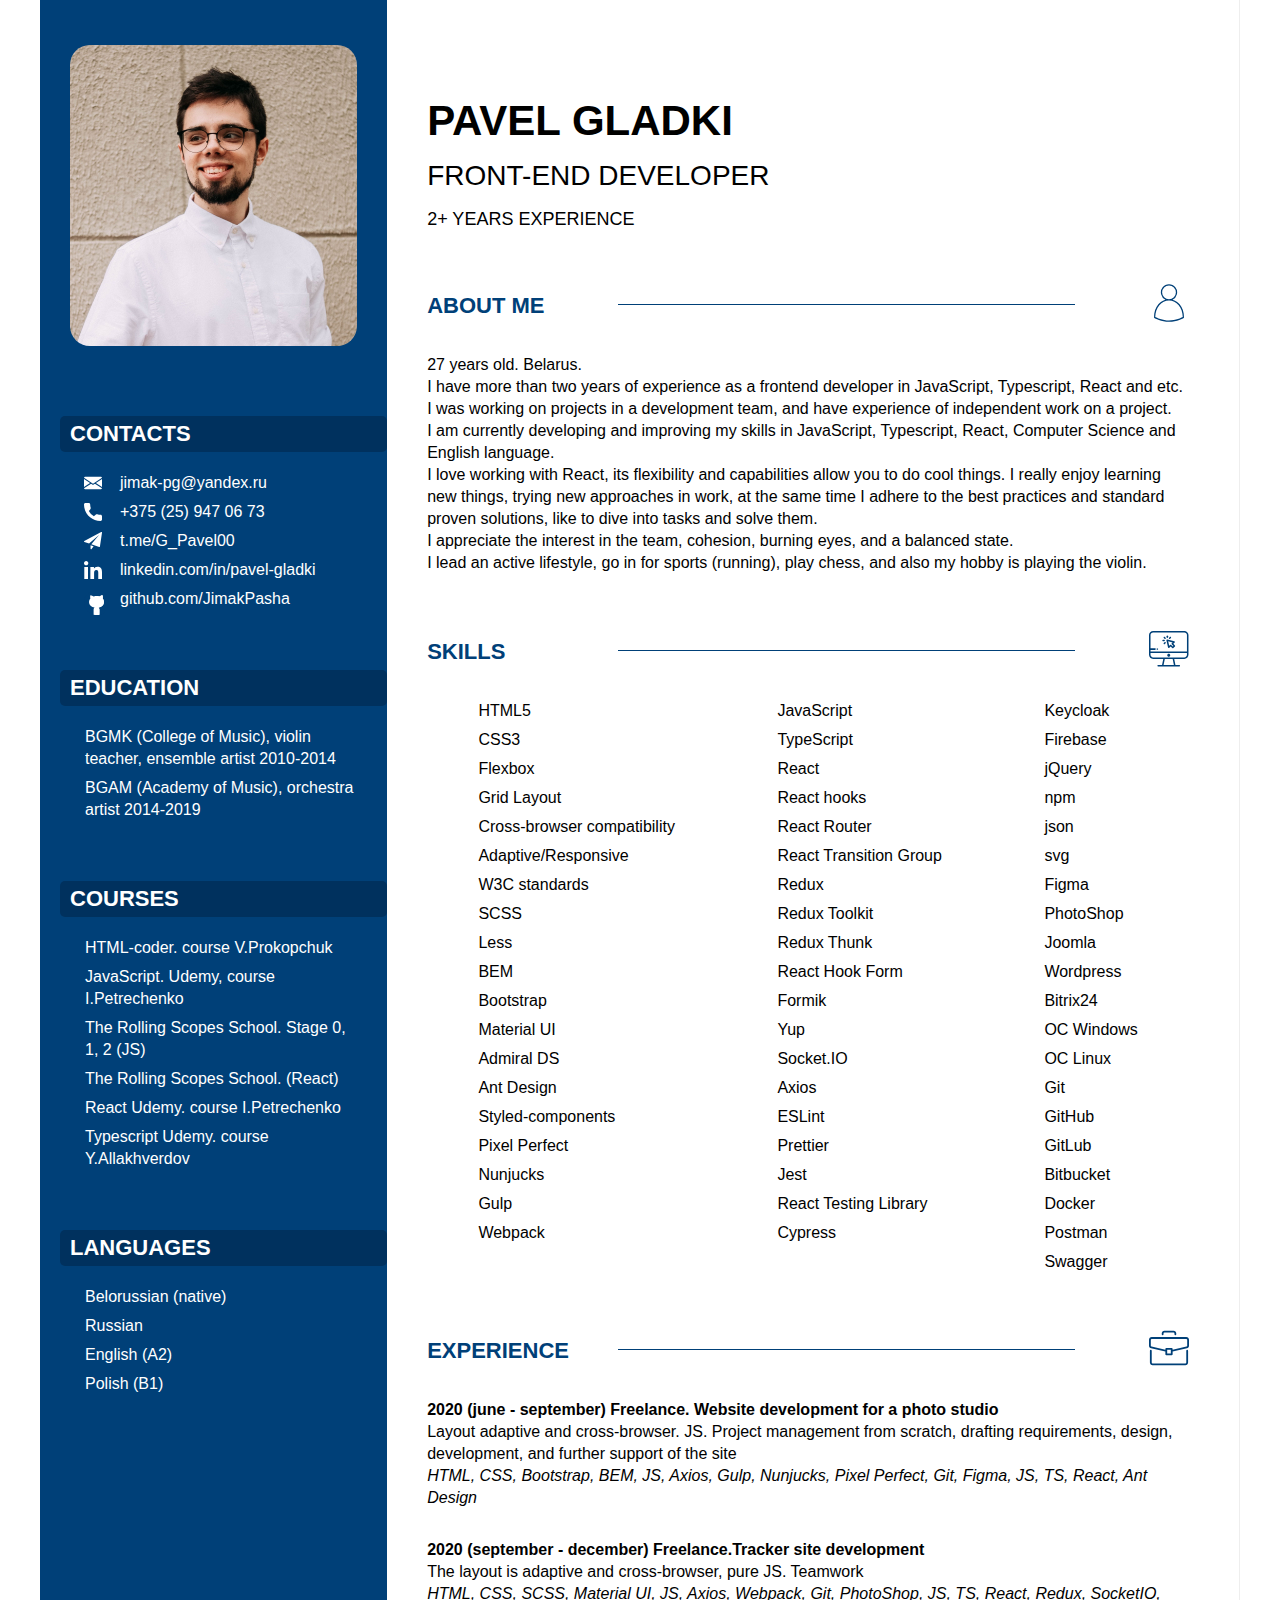
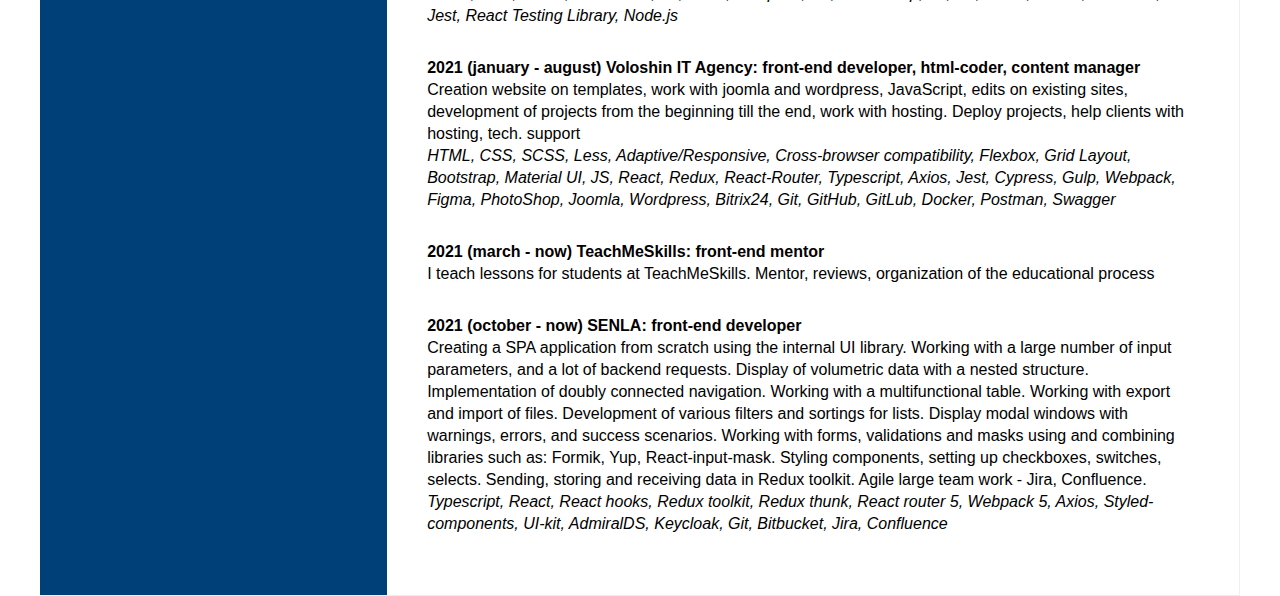
<file: index.html>
<!DOCTYPE html>
<html lang="eng">
  <head>
    <meta charset="UTF-8" />
    <meta name="viewport" content="width=1200" />
    <title>Pavel Gladki</title>
    <link rel="stylesheet" href="style.min.css" />
    <link rel="shor tcut icon" href="assets/images/favicon.ico" />
  </head>

  <body>
    <main class="main">
      <aside class="aside">
        <img class="aside__img" src="assets/images/avatar.jpg" alt="pavel" />
        <div class="aside__content">
          <div class="contacts aside__block">
            <h4 class="contacts__title title aside__title">Contacts</h4>
            <ul class="contacts__list aside__list">
              <li class="contacts__item contacts__item--mail">
                <a class="contacts__item-link" href="mailto:jimak-pg@yandex.ru">
                  jimak-pg@yandex.ru
                </a>
              </li>
              <li class="contacts__item contacts__item--phone">
                <a class="contacts__item-link" href="tel:+375259470673">
                  +375 (25) 947 06 73
                </a>
              </li>
              <li class="contacts__item contacts__item--telegram">
                <a
                  class="contacts__item-link"
                  href="https://t.me/G_Pavel00"
                  target="_blank"
                >
                  t.me/G_Pavel00
                </a>
              </li>
              <li class="contacts__item contacts__item--in">
                <a
                  class="contacts__item-link"
                  href="https://www.linkedin.com/in/pavel-gladki"
                  target="_blank"
                >
                  linkedin.com/in/pavel-gladki
                </a>
              </li>
              <li class="contacts__item contacts__item--gh">
                <a
                  class="contacts__item-link"
                  href="https://github.com/JimakPasha"
                  target="_blank"
                >
                  github.com/JimakPasha
                </a>
              </li>
            </ul>
          </div>
          <div class="education aside__block">
            <h4 class="education__title title aside__title">Education</h4>
            <ul class="education__list aside__list">
              <li class="education__item">
                BGMK (College of Music), violin teacher, ensemble artist
                2010-2014
              </li>
              <li class="education__item">
                BGAM (Academy of Music), orchestra artist 2014-2019
              </li>
            </ul>
          </div>
          <div class="courses aside__block">
            <h4 class="courses__title title aside__title">Courses</h4>
            <ul class="courses__list aside__list">
              <li class="courses__item">HTML-coder. course V.Prokopchuk</li>
              <li class="courses__item">
                JavaScript. Udemy, course I.Petrechenko
              </li>
              <li class="courses__item">
                The Rolling Scopes School. Stage 0, 1, 2 (JS)
              </li>
              <li class="courses__item">The Rolling Scopes School. (React)</li>
              <li class="courses__item">React Udemy. course I.Petrechenko</li>
              <li class="courses__item">
                Typescript Udemy. course Y.Allakhverdov
              </li>
            </ul>
          </div>
          <div class="languages aside__block">
            <h4 class="languages__title title aside__title">Languages</h4>
            <ul class="languages__list aside__list">
              <li class="languages__item">Belorussian (native)</li>
              <li class="languages__item">Russian</li>
              <li class="languages__item">English (A2)</li>
              <li class="languages__item">Polish (B1)</li>
            </ul>
          </div>
        </div>
      </aside>
      <section class="content">
        <div class="person">
          <h1 class="person__title">Pavel Gladki</h1>
          <h2 class="person__subtitle">Front-end Developer</h2>
          <h3 class="person__subtitle-description">2+ years experience</h3>
        </div>
        <div class="about content__block">
          <h4 class="about__title title content__title">About me</h4>
          <p class="about__text">27 years old. Belarus.</p>
          <p class="about__text">
            I have more than two years of experience as a frontend developer in
            JavaScript, Typescript, React and etc.
          </p>
          <p class="about__text">
            I was working on projects in a development team, and have experience
            of independent work on a project.
          </p>
          <p class="about__text">
            I am currently developing and improving my skills in JavaScript,
            Typescript, React, Сomputer Science and English language.
          </p>
          <p class="about__text">
            I love working with React, its flexibility and capabilities allow
            you to do cool things. I really enjoy learning new things, trying
            new approaches in work, at the same time I adhere to the best
            practices and standard proven solutions, like to dive into tasks and
            solve them.
          </p>
          <p class="about__text">
            I appreciate the interest in the team, cohesion, burning eyes, and a
            balanced state.
          </p>
          <p class="about__text">
            I lead an active lifestyle, go in for sports (running), play chess,
            and also my hobby is playing the violin.
          </p>
        </div>
        <div class="skills content__block">
          <h4 class="skills__title title content__title">Skills</h4>
          <div class="skills__list-box">
            <ul class="skills__list">
              <li class="skills__item">HTML5</li>
              <li class="skills__item">CSS3</li>
              <li class="skills__item">Flexbox</li>
              <li class="skills__item">Grid Layout</li>
              <li class="skills__item">Cross-browser compatibility</li>
              <li class="skills__item">Adaptive/Responsive</li>
              <li class="skills__item">W3C standards</li>
              <li class="skills__item">SCSS</li>
              <li class="skills__item">Less</li>
              <li class="skills__item">BEM</li>
              <li class="skills__item">Bootstrap</li>
              <li class="skills__item">Material UI</li>
              <li class="skills__item">Admiral DS</li>
              <li class="skills__item">Ant Design</li>
              <li class="skills__item">Styled-components</li>
              <li class="skills__item">Pixel Perfect</li>
              <li class="skills__item">Nunjucks</li>
              <li class="skills__item">Gulp</li>
              <li class="skills__item">Webpack</li>
            </ul>
            <ul class="skills__list">
              <li class="skills__item">JavaScript</li>
              <li class="skills__item">TypeScript</li>
              <li class="skills__item">React</li>
              <li class="skills__item">React hooks</li>
              <li class="skills__item">React Router</li>
              <li class="skills__item">React Transition Group</li>
              <li class="skills__item">Redux</li>
              <li class="skills__item">Redux Toolkit</li>
              <li class="skills__item">Redux Thunk</li>
              <li class="skills__item">React Hook Form</li>
              <li class="skills__item">Formik</li>
              <li class="skills__item">Yup</li>
              <li class="skills__item">Socket.IO</li>
              <li class="skills__item">Axios</li>
              <li class="skills__item">ESLint</li>
              <li class="skills__item">Prettier</li>
              <li class="skills__item">Jest</li>
              <li class="skills__item">React Testing Library</li>
              <li class="skills__item">Cypress</li>
            </ul>
            <ul class="skills__list">
              <li class="skills__item">Keycloak</li>
              <li class="skills__item">Firebase</li>
              <li class="skills__item">jQuery</li>
              <li class="skills__item">npm</li>
              <li class="skills__item">json</li>
              <li class="skills__item">svg</li>
              <li class="skills__item">Figma</li>
              <li class="skills__item">PhotoShop</li>
              <li class="skills__item">Joomla</li>
              <li class="skills__item">Wordpress</li>
              <li class="skills__item">Bitrix24</li>
              <li class="skills__item">OC Windows</li>
              <li class="skills__item">OC Linux</li>
              <li class="skills__item">Git</li>
              <li class="skills__item">GitHub</li>
              <li class="skills__item">GitLub</li>
              <li class="skills__item">Bitbucket</li>
              <li class="skills__item">Docker</li>
              <li class="skills__item">Postman</li>
              <li class="skills__item">Swagger</li>
              <!-- <li class="skills__item">Enzyme</li> -->
              <!-- <li class="skills__item">MobX</li> -->
            </ul>
          </div>
        </div>
        <div class="experience content__block">
          <h4 class="experience__title title content__title">Experience</h4>
          <ul class="experience__list">
            <li class="experience__item">
              <p class="experience__item-title">
                2020 (june - september) Freelance. Website development for a
                photo studio
              </p>
              Layout adaptive and cross-browser. JS. Project management from
              scratch, drafting requirements, design, development, and further
              support of the site
              <p class="experience__item-technology">
                HTML, CSS, Bootstrap, BEM, JS, Axios, Gulp, Nunjucks, Pixel
                Perfect, Git, Figma, JS, TS, React, Ant Design
              </p>
            </li>
            <li class="experience__item">
              <p class="experience__item-title">
                2020 (september - december) Freelance.Tracker site development
              </p>
              The layout is adaptive and cross-browser, pure JS. Teamwork
              <p class="experience__item-technology">
                HTML, CSS, SCSS, Material UI, JS, Axios, Webpack, Git,
                PhotoShop, JS, TS, React, Redux, SocketIO, Jest, React Testing
                Library, Node.js
              </p>
            </li>
            <li class="experience__item">
              <p class="experience__item-title">
                2021 (january - august) Voloshin IT Agency: front-end developer,
                html-coder, content manager
              </p>
              Creation website on templates, work with joomla and wordpress,
              JavaScript, edits on existing sites, development of projects from
              the beginning till the end, work with hosting. Deploy projects,
              help clients with hosting, tech. support
              <p class="experience__item-technology">
                HTML, CSS, SCSS, Less, Adaptive/Responsive, Cross-browser
                compatibility, Flexbox, Grid Layout, Bootstrap, Material UI, JS,
                React, Redux, React-Router, Typescript, Axios, Jest, Cypress,
                Gulp, Webpack, Figma, PhotoShop, Joomla, Wordpress, Bitrix24,
                Git, GitHub, GitLub, Docker, Postman, Swagger
              </p>
            </li>
            <li class="experience__item">
              <p class="experience__item-title">
                2021 (march - now) TeachMeSkills: front-end mentor
              </p>
              I teach lessons for students at TeachMeSkills. Mentor, reviews,
              organization of the educational process
            </li>
            <li class="experience__item">
              <p class="experience__item-title">
                2021 (october - now) SENLA: front-end developer
              </p>
              Creating a SPA application from scratch using the internal UI
              library. Working with a large number of input parameters, and a
              lot of backend requests. Display of volumetric data with a nested
              structure. Implementation of doubly connected navigation. Working
              with a multifunctional table. Working with export and import of
              files. Development of various filters and sortings for lists.
              Display modal windows with warnings, errors, and success
              scenarios. Working with forms, validations and masks using and
              combining libraries such as: Formik, Yup, React-input-mask.
              Styling components, setting up checkboxes, switches, selects.
              Sending, storing and receiving data in Redux toolkit. Agile large
              team work - Jira, Confluence.
              <p class="experience__item-technology">
                Typescript, React, React hooks, Redux toolkit, Redux thunk,
                React router 5, Webpack 5, Axios, Styled-components, UI-kit,
                AdmiralDS, Keycloak, Git, Bitbucket, Jira, Confluence
              </p>
            </li>
          </ul>
        </div>
      </section>
    </main>
  </body>
</html>
</file>
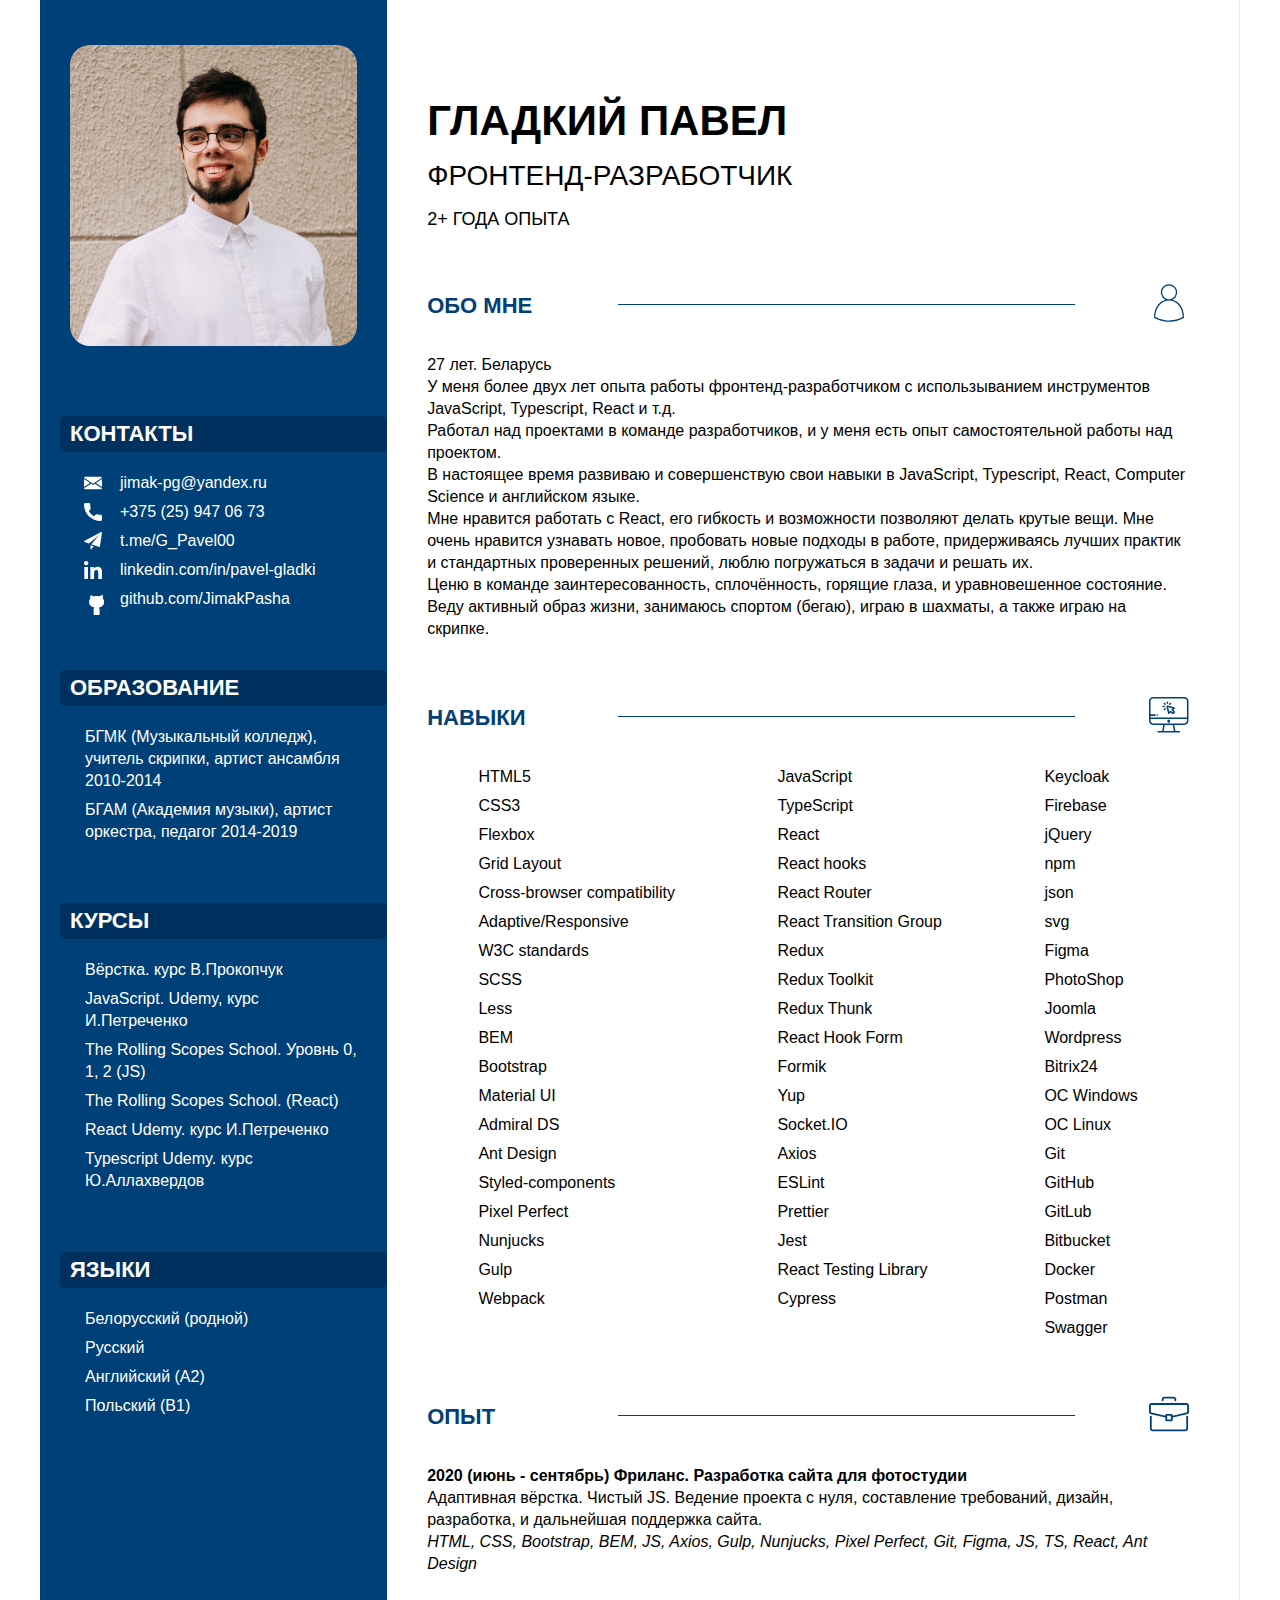
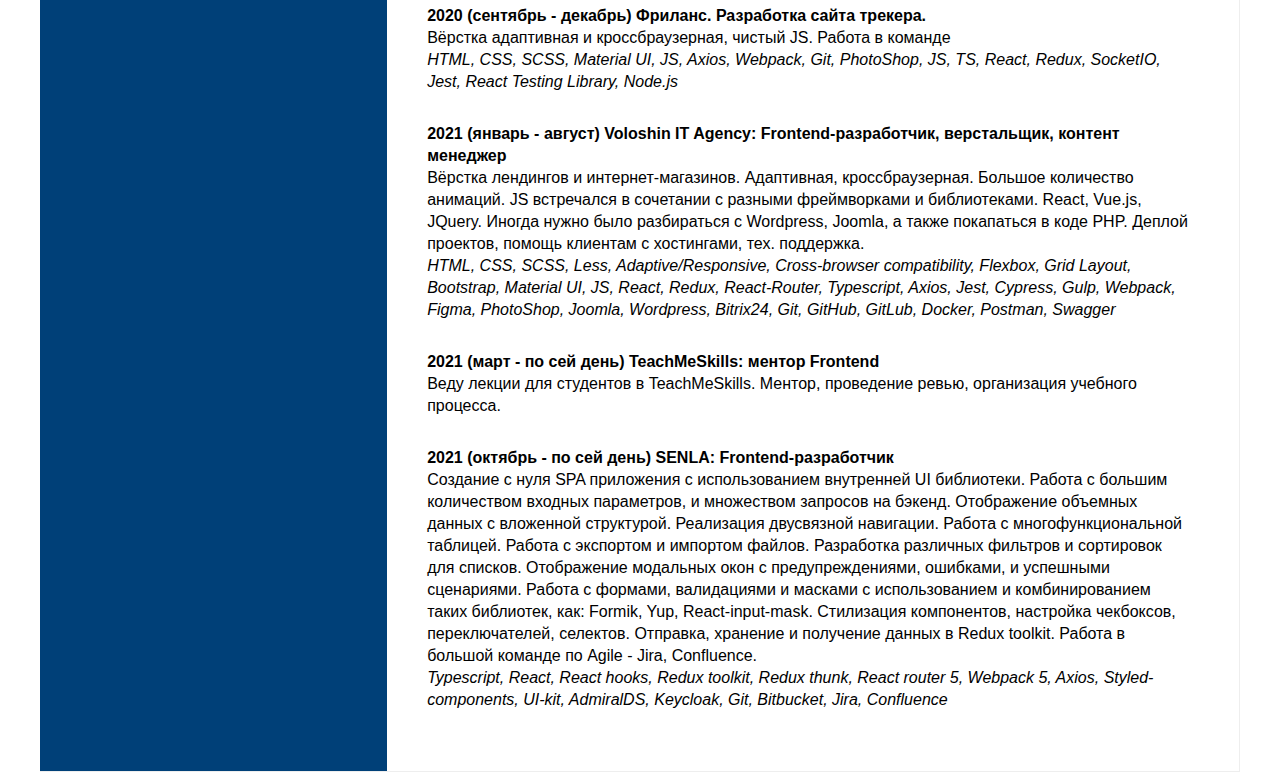
<file: ru.html>
<!DOCTYPE html>
<html lang="ru">
  <head>
    <meta charset="UTF-8" />
    <meta name="viewport" content="width=1200" />
    <title>Гладкий Павел</title>
    <link rel="stylesheet" href="style.min.css" />
    <link rel="shor tcut icon" href="assets/images/favicon.ico" />
  </head>

  <body>
    <main class="main">
      <aside class="aside">
        <img class="aside__img" src="assets/images/avatar.jpg" alt="pavel" />
        <div class="aside__content">
          <div class="contacts aside__block">
            <h4 class="contacts__title title aside__title">Контакты</h4>
            <ul class="contacts__list aside__list">
              <li class="contacts__item contacts__item--mail">
                <a class="contacts__item-link" href="mailto:jimak-pg@yandex.ru">
                  jimak-pg@yandex.ru
                </a>
              </li>
              <li class="contacts__item contacts__item--phone">
                <a class="contacts__item-link" href="tel:+375259470673">
                  +375 (25) 947 06 73
                </a>
              </li>
              <li class="contacts__item contacts__item--telegram">
                <a
                  class="contacts__item-link"
                  href="https://t.me/G_Pavel00"
                  target="_blank"
                >
                  t.me/G_Pavel00
                </a>
              </li>
              <li class="contacts__item contacts__item--in">
                <a
                  class="contacts__item-link"
                  href="https://www.linkedin.com/in/pavel-gladki"
                  target="_blank"
                >
                  linkedin.com/in/pavel-gladki
                </a>
              </li>
              <li class="contacts__item contacts__item--gh">
                <a
                  class="contacts__item-link"
                  href="https://github.com/JimakPasha"
                  target="_blank"
                >
                  github.com/JimakPasha
                </a>
              </li>
            </ul>
          </div>
          <div class="education aside__block">
            <h4 class="education__title title aside__title">Образование</h4>
            <ul class="education__list aside__list">
              <li class="education__item">
                БГМК (Музыкальный колледж), учитель скрипки, артист ансамбля
                2010-2014
              </li>
              <li class="education__item">
                БГАМ (Академия музыки), артист оркестра, педагог 2014-2019
              </li>
            </ul>
          </div>
          <div class="courses aside__block">
            <h4 class="courses__title title aside__title">Курсы</h4>
            <ul class="courses__list aside__list">
              <li class="courses__item">Вёрстка. курс В.Прокопчук</li>
              <li class="courses__item">
                JavaScript. Udemy, курс И.Петреченко
              </li>
              <li class="courses__item">
                The Rolling Scopes School. Уровнь 0, 1, 2 (JS)
              </li>
              <li class="courses__item">The Rolling Scopes School. (React)</li>
              <li class="courses__item">React Udemy. курс И.Петреченко</li>
              <li class="courses__item">
                Typescript Udemy. курс Ю.Аллахвердов
              </li>
            </ul>
          </div>
          <div class="languages aside__block">
            <h4 class="languages__title title aside__title">Языки</h4>
            <ul class="languages__list aside__list">
              <li class="languages__item">Белорусский (родной)</li>
              <li class="languages__item">Русский</li>
              <li class="languages__item">Английский (A2)</li>
              <li class="languages__item">Польский (B1)</li>
            </ul>
          </div>
        </div>
      </aside>
      <section class="content">
        <div class="person">
          <h1 class="person__title">Гладкий Павел</h1>
          <h2 class="person__subtitle">фронтенд-разработчик</h2>
          <h3 class="person__subtitle-description">2+ года опыта</h3>
        </div>
        <div class="about content__block">
          <h4 class="about__title title content__title">Обо мне</h4>
          <p class="about__text">27 лет. Беларусь</p>
          <p class="about__text">
            У меня более двух лет опыта работы фронтенд-разработчиком с
            использыванием инструментов JavaScript, Typescript, React и т.д.
          </p>
          <p class="about__text">
            Работал над проектами в команде разработчиков, и у меня есть опыт
            самостоятельной работы над проектом.
          </p>
          <p class="about__text">
            В настоящее время развиваю и совершенствую свои навыки в JavaScript,
            Typescript, React, Сomputer Science и английском языке.
          </p>
          <p class="about__text">
            Мне нравится работать с React, его гибкость и возможности позволяют
            делать крутые вещи. Мне очень нравится узнавать новое, пробовать
            новые подходы в работе, придерживаясь лучших практик и стандартных
            проверенных решений, люблю погружаться в задачи и решать их.
          </p>
          <p class="about__text">
            Ценю в команде заинтересованность, сплочённость, горящие глаза, и
            уравновешенное состояние.
          </p>
          <p class="about__text">
            Веду активный образ жизни, занимаюсь спортом (бегаю), играю в
            шахматы, а также играю на скрипке.
          </p>
        </div>
        <div class="skills content__block">
          <h4 class="skills__title title content__title">Навыки</h4>
          <div class="skills__list-box">
            <ul class="skills__list">
              <li class="skills__item">HTML5</li>
              <li class="skills__item">CSS3</li>
              <li class="skills__item">Flexbox</li>
              <li class="skills__item">Grid Layout</li>
              <li class="skills__item">Cross-browser compatibility</li>
              <li class="skills__item">Adaptive/Responsive</li>
              <li class="skills__item">W3C standards</li>
              <li class="skills__item">SCSS</li>
              <li class="skills__item">Less</li>
              <li class="skills__item">BEM</li>
              <li class="skills__item">Bootstrap</li>
              <li class="skills__item">Material UI</li>
              <li class="skills__item">Admiral DS</li>
              <li class="skills__item">Ant Design</li>
              <li class="skills__item">Styled-components</li>
              <li class="skills__item">Pixel Perfect</li>
              <li class="skills__item">Nunjucks</li>
              <li class="skills__item">Gulp</li>
              <li class="skills__item">Webpack</li>
            </ul>
            <ul class="skills__list">
              <li class="skills__item">JavaScript</li>
              <li class="skills__item">TypeScript</li>
              <li class="skills__item">React</li>
              <li class="skills__item">React hooks</li>
              <li class="skills__item">React Router</li>
              <li class="skills__item">React Transition Group</li>
              <li class="skills__item">Redux</li>
              <li class="skills__item">Redux Toolkit</li>
              <li class="skills__item">Redux Thunk</li>
              <li class="skills__item">React Hook Form</li>
              <li class="skills__item">Formik</li>
              <li class="skills__item">Yup</li>
              <li class="skills__item">Socket.IO</li>
              <li class="skills__item">Axios</li>
              <li class="skills__item">ESLint</li>
              <li class="skills__item">Prettier</li>
              <li class="skills__item">Jest</li>
              <li class="skills__item">React Testing Library</li>
              <li class="skills__item">Cypress</li>
            </ul>
            <ul class="skills__list">
              <li class="skills__item">Keycloak</li>
              <li class="skills__item">Firebase</li>
              <li class="skills__item">jQuery</li>
              <li class="skills__item">npm</li>
              <li class="skills__item">json</li>
              <li class="skills__item">svg</li>
              <li class="skills__item">Figma</li>
              <li class="skills__item">PhotoShop</li>
              <li class="skills__item">Joomla</li>
              <li class="skills__item">Wordpress</li>
              <li class="skills__item">Bitrix24</li>
              <li class="skills__item">OC Windows</li>
              <li class="skills__item">OC Linux</li>
              <li class="skills__item">Git</li>
              <li class="skills__item">GitHub</li>
              <li class="skills__item">GitLub</li>
              <li class="skills__item">Bitbucket</li>
              <li class="skills__item">Docker</li>
              <li class="skills__item">Postman</li>
              <li class="skills__item">Swagger</li>
              <!-- <li class="skills__item">Enzyme</li> -->
              <!-- <li class="skills__item">MobX</li> -->
            </ul>
          </div>
        </div>
        <div class="experience content__block">
          <h4 class="experience__title title content__title">Опыт</h4>
          <ul class="experience__list">
            <li class="experience__item">
              <p class="experience__item-title">
                2020 (июнь - сентябрь) Фриланс. Разработка сайта для фотостудии
              </p>
              Адаптивная вёрстка. Чистый JS. Ведение проекта с нуля, составление
              требований, дизайн, разработка, и дальнейшая поддержка сайта.
              <p class="experience__item-technology">
                HTML, CSS, Bootstrap, BEM, JS, Axios, Gulp, Nunjucks, Pixel
                Perfect, Git, Figma, JS, TS, React, Ant Design
              </p>
            </li>
            <li class="experience__item">
              <p class="experience__item-title">
                2020 (сентябрь - декабрь) Фриланс. Разработка сайта трекера.
              </p>
              Вёрстка адаптивная и кроссбраузерная, чистый JS. Работа в команде
              <p class="experience__item-technology">
                HTML, CSS, SCSS, Material UI, JS, Axios, Webpack, Git,
                PhotoShop, JS, TS, React, Redux, SocketIO, Jest, React Testing
                Library, Node.js
              </p>
            </li>
            <li class="experience__item">
              <p class="experience__item-title">
                2021 (январь - август) Voloshin IT Agency: Frontend-разработчик,
                верстальщик, контент менеджер
              </p>
              Вёрстка лендингов и интернет-магазинов. Адаптивная,
              кроссбраузерная. Большое количество анимаций. JS встречался в
              сочетании с разными фреймворками и библиотеками. React, Vue.js,
              JQuery. Иногда нужно было разбираться с Wordpress, Joomla, а также
              покапаться в коде PHP. Деплой проектов, помощь клиентам с
              хостингами, тех. поддержка.
              <p class="experience__item-technology">
                HTML, CSS, SCSS, Less, Adaptive/Responsive, Cross-browser
                compatibility, Flexbox, Grid Layout, Bootstrap, Material UI, JS,
                React, Redux, React-Router, Typescript, Axios, Jest, Cypress,
                Gulp, Webpack, Figma, PhotoShop, Joomla, Wordpress, Bitrix24,
                Git, GitHub, GitLub, Docker, Postman, Swagger
              </p>
            </li>
            <li class="experience__item">
              <p class="experience__item-title">
                2021 (март - по сей день) TeachMeSkills: ментор Frontend
              </p>
              Веду лекции для студентов в TeachMeSkills. Ментор, проведение
              ревью, организация учебного процесса.
            </li>
            <li class="experience__item">
              <p class="experience__item-title">
                2021 (октябрь - по сей день) SENLA: Frontend-разработчик
              </p>
              Создание с нуля SPA приложения с использованием внутренней UI
              библиотеки. Работа с большим количеством входных параметров, и
              множеством запросов на бэкенд. Отображение объемных данных с
              вложенной структурой. Реализация двусвязной навигации. Работа с
              многофункциональной таблицей. Работа с экспортом и импортом
              файлов. Разработка различных фильтров и сортировок для списков.
              Отображение модальных окон с предупреждениями, ошибками, и
              успешными сценариями. Работа с формами, валидациями и масками с
              использованием и комбинированием таких библиотек, как: Formik,
              Yup, React-input-mask. Стилизация компонентов, настройка
              чекбоксов, переключателей, селектов. Отправка, хранение и
              получение данных в Redux toolkit. Работа в большой команде по
              Agile - Jira, Confluence.
              <p class="experience__item-technology">
                Typescript, React, React hooks, Redux toolkit, Redux thunk,
                React router 5, Webpack 5, Axios, Styled-components, UI-kit,
                AdmiralDS, Keycloak, Git, Bitbucket, Jira, Confluence
              </p>
            </li>
          </ul>
        </div>
      </section>
    </main>
  </body>
</html>
</file>
<file: style.min.css>
.contacts__item:last-child,li:last-child{margin-bottom:0}.contacts__item::before,.content__title::after{content:'';position:absolute;background-repeat:no-repeat;background-position:center center;background-size:cover}.person,.title{text-transform:uppercase}html{box-sizing:border-box}*,::after,::before{box-sizing:inherit}ol[class],ul[class]{padding:0}blockquote,body,dd,dl,figcaption,figure,h1,h2,h3,h4,h5,h6,li,ol[class],p,ul[class]{font-weight:400;margin:0}ul[class]{list-style:none}img{max-width:100%;display:block}button,input,select,textarea{font:inherit}a{text-decoration:none;color:inherit}body{font-family:Raleway,sans-serif;min-width:1200px;margin:0 auto;line-height:22px}li{margin-bottom:7px}.title{font-size:22px;line-height:36px;font-weight:600}.aside__title{background-color:#00315e;padding:0 10px;margin-bottom:20px;border-radius:5px}.aside__list li{padding-left:25px;padding-right:25px}.aside__block,.content__block{margin-bottom:60px}.content__title{color:#004078;position:relative;margin-bottom:30px}.content__title::before{content:'';position:absolute;top:45%;right:15%;width:60%;height:1px;background-color:#004078}.content__title::after{top:-5px;right:0;width:40px;height:40px}.main{max-width:1200px;border-right:1px solid rgba(221,221,221,.5);border-bottom:1px solid rgba(221,221,221,.5);margin:0 auto;display:flex;justify-content:space-between}.aside{width:30%;padding:15px 0;background-color:#004078;margin-right:40px;color:#fff}.aside__img{padding:30px;border-radius:50px;margin-bottom:40px}.aside__content{padding-left:20px}.contacts__item-link{transition:.3s}.contacts__item-link:hover{text-decoration:underline}.content{width:70%;margin-top:40px;padding-right:50px}.contacts__list .contacts__item{padding-left:60px}.contacts__item{position:relative;margin-bottom:7px}.contacts__item::before{top:10%;left:24px;width:18px;height:18px}.contacts__item--mail::before{background-image:url(assets/images/email.svg)}.contacts__item--phone::before{background-image:url(assets/images/phone.svg)}.contacts__item--telegram::before{background-image:url(assets/images/telegram.svg)}.contacts__item--in::before{background-image:url(assets/images/linkedin.svg)}.contacts__item--gh::before{background-image:url(assets/images/github.svg);width:25px;height:25px}.person{padding:60px 0}.person__title{font-weight:700;font-size:42px;line-height:42px;margin-bottom:20px}.person__subtitle{font-size:28px;line-height:28px;margin-bottom:20px}.person__subtitle-description{font-size:18px;line-height:18px}.about__title::after{background-image:url(assets/images/about.svg)}.skills__list-box{display:flex;justify-content:space-around}.skills__title::after{background-image:url(assets/images/skills.svg)}.experience__title::after{background-image:url(assets/images/experience.svg)}.experience__item{margin-bottom:30px}.experience__item-title{font-weight:600}.experience__item-technology{font-style:italic}
</file>
